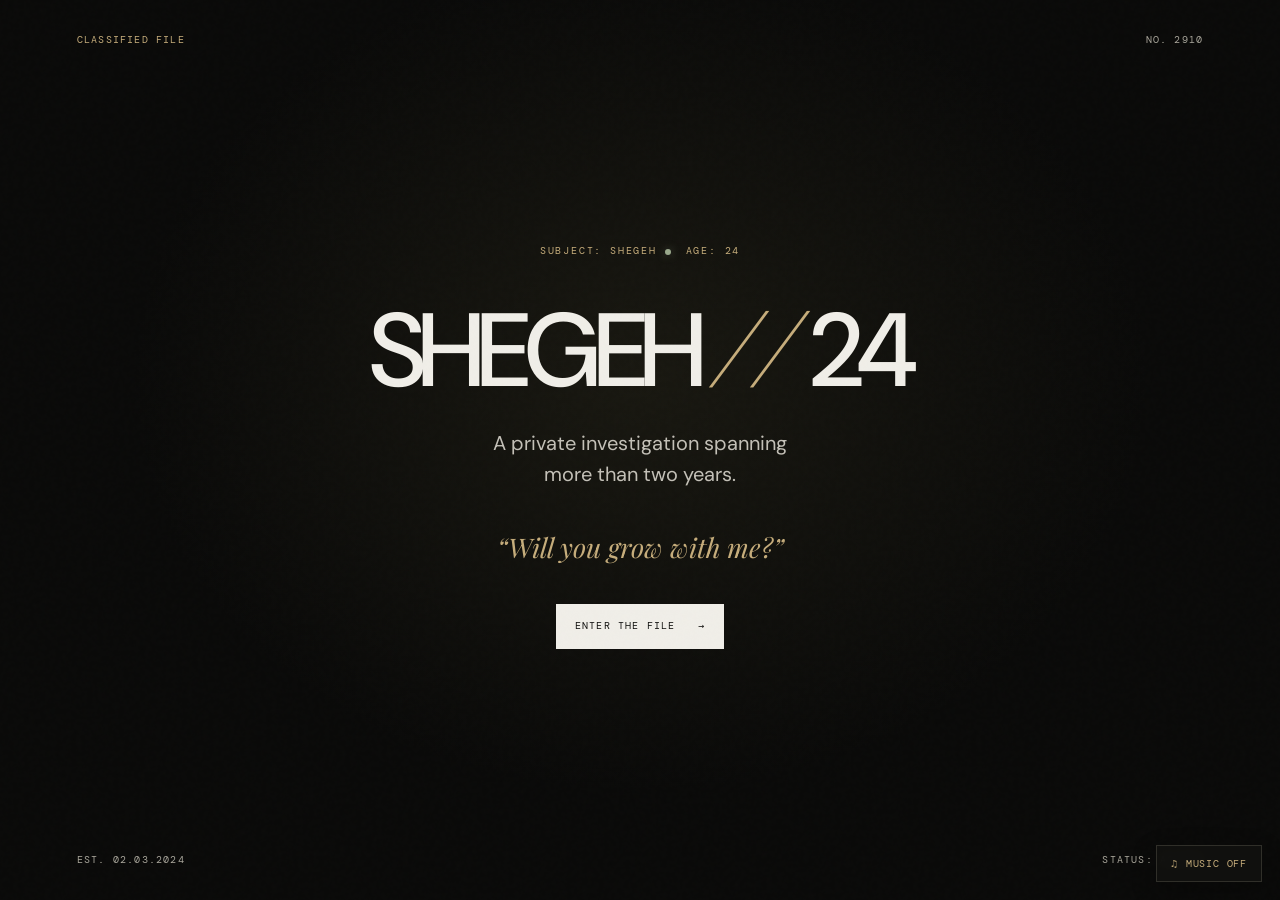
<file: index.html>
<!DOCTYPE html>
<html lang="en">
<head>
  <meta charset="UTF-8">
  <meta name="viewport" content="width=device-width, initial-scale=1.0">
  <meta name="theme-color" content="#0a0a09">
  <meta name="description" content="A private investigation spanning more than two years. SHEGEH // 24">
  <title>SHEGEH // 24</title>
  <link rel="stylesheet" href="style.css">
</head>
<body>
  <div class="grain" aria-hidden="true"></div>
  <main class="opening-screen" id="openingScreen">
    <div class="opening-top classified"><span>CLASSIFIED FILE</span><span>NO. 2910</span></div>
    <div class="hero">
      <p class="eyebrow">SUBJECT: SHEGEH <span class="tiny-dot"></span> AGE: 24</p>
      <h1>SHEGEH <span>//</span> 24</h1>
      <p class="description">A private investigation spanning<br>more than two years.</p>
      <p class="question">“Will you grow with me?”</p>
      <button class="button button-light" id="enterButton">ENTER THE FILE <span>→</span></button>
    </div>
    <div class="opening-footer"><span>EST. 02.03.2024</span><span>STATUS: ACTIVE</span></div>
  </main>

  <main class="main-site hidden" id="mainSite">
    <header class="site-header" id="siteHeader">
      <button class="logo wordmark" data-view="dashboard" aria-label="Go to dashboard">SHEGEH <span>//</span> 24</button>
      <div class="status">CASE STATUS: <span>ACTIVE</span></div>
      <button class="mobile-menu" id="mobileMenu" aria-label="Toggle navigation">☰</button>
    </header>

    <section class="dashboard view active" id="dashboard">
      <div class="dashboard-hero">
        <p class="dashboard-label"><span class="tiny-dot"></span> THE INVESTIGATION CONTINUES.</p>
        <h2>Welcome to the<br><em>Shegeh Files.</em></h2>
        <p class="intro">Two years of memories, evidence, questionable behaviour and one very important question.</p>
        <div class="hero-stamp"><span>PERSONAL ARCHIVE</span><strong>02—24</strong><span>ACCESS: SUBJECT ONLY</span></div>
      </div>
      <div class="file-grid">
        <button class="file-card" data-view="archive"><span class="file-number">01</span><div><h3>THE SHEGEH FILES</h3><p>A record of how we became us.</p></div><span class="arrow">↗</span></button>
        <button class="file-card" data-view="mission"><span class="file-number">02</span><div><h3>MISSION 24</h3><p>Think you know everything? Prove it.</p></div><span class="arrow">↗</span></button>
        <button class="file-card" data-view="kitchen"><span class="file-number">03</span><div><h3>SHEGEH'S KITCHEN</h3><p>Private dining. Questionable chef.</p></div><span class="arrow">↗</span></button>
        <button class="file-card" data-view="formula"><span class="file-number">04</span><div><h3>THE SHEGEH FORMULA</h3><p>A completely legitimate investigation.</p></div><span class="arrow">↗</span></button>
        <button class="file-card" data-view="classified"><span class="file-number">05</span><div><h3>CLASSIFIED</h3><p>Some information is not for public release.</p></div><span class="arrow">↗</span></button>
        <button class="file-card locked" id="finalFileCard" data-view="final" aria-disabled="true"><span class="file-number">06</span><div><h3>FINAL FILE</h3><p id="finalCardDescription">Complete Mission 24 to unlock.</p></div><span class="lock" id="finalLock">🔒</span></button>
      </div>
      <div class="dashboard-note"><span>FIELD NOTE 001</span><p>Some things are worth documenting. This is one of them.</p></div>
    </section>

    <section class="view files-section" id="archive" aria-hidden="true">
      <div class="view-topbar"><button class="back-button" data-view="dashboard">← BACK TO CASE FILE</button><span>CASE NO. 2910</span></div>
      <div class="section-heading">
        <p class="dashboard-label">FILE ARCHIVE / EST. 02.03.2024</p><h2>The Shegeh<br><em>Files.</em></h2>
        <p>A documented record of how a question, a yes, and everything that followed became us.</p>
      </div>
      <div class="archive-list">
        <button class="archive-item" data-file="001"><span>001</span><div><h3>THE QUESTION</h3><p>The question that started everything.</p></div><span>↗</span></button>
        <button class="archive-item" data-file="002"><span>002</span><div><h3>THE JOURNEY</h3><p>Omu-Aran → Ilorin. Two people, one car, one favourite memory.</p></div><span>↗</span></button>
        <button class="archive-item" data-file="003"><span>003</span><div><h3>EVIDENCE OF LOVE</h3><p>The little things that made the case difficult to ignore.</p></div><span>↗</span></button>
        <button class="archive-item" data-file="004"><span>004</span><div><h3>DISTANCE</h3><p>Current complication: long distance. Status: ongoing.</p></div><span>↗</span></button>
        <button class="archive-item" data-file="005"><span>005</span><div><h3>UNEXPECTED FINDING</h3><p>Evidence of kindness beyond his inner circle.</p></div><span>↗</span></button>
        <button class="archive-item" data-file="006"><span>006</span><div><h3>CORE ATTRIBUTES</h3><p>Smart. Kind. Loving. Hardworking. Faithful. Loves God.</p></div><span>↗</span></button>
        <button class="archive-item" data-file="007"><span>007</span><div><h3>THE WILLINGNESS TO TRY</h3><p>Making things work, learning, improving, trying again.</p></div><span>↗</span></button>
        <button class="archive-item" data-file="008"><span>008</span><div><h3>KNOWN PECULIARITIES</h3><p>A suspicious sniffing phenomenon.</p></div><span>↗</span></button>
      </div>
    </section>

    <section class="view individual-file" id="individualFile" aria-hidden="true">
      <div class="view-topbar"><button class="back-button" data-view="archive">← BACK TO FILE ARCHIVE</button><span id="fileCode">FILE 001 / 2910</span></div>
      <div id="fileContent"></div>
      <div class="file-navigation"><button data-view="archive">← FILE ARCHIVE</button><button class="next-file" id="nextFileButton">NEXT FILE →</button></div>
    </section>

    <section class="view mission-section" id="mission" aria-hidden="true">
      <div class="view-topbar"><button class="back-button" data-view="dashboard">← BACK TO CASE FILE</button><span>OPERATION: 24</span></div>
      <div class="section-heading"><p class="dashboard-label">SUBJECT KNOWLEDGE ASSESSMENT</p><h2>Mission<br><em>24.</em></h2><p>Twenty-four questions. A lifetime's worth of evidence. Let's see how closely you've been paying attention.</p></div>
      <div class="mission-panel" id="missionPanel">
        <div class="quiz-topline"><span id="questionCounter">QUESTION 01 / 24</span><span id="quizScore">SCORE: 0</span></div>
        <div class="progress-track"><div id="quizProgress"></div></div>
        <p class="quiz-category" id="quizCategory">ORIGIN STORY</p>
        <h3 id="quizQuestion">Ready?</h3>
        <div class="answer-list" id="answerList"></div>
        <p class="quiz-feedback" id="quizFeedback" aria-live="polite"></p>
        <div class="quiz-actions"><button class="button button-outline" id="nextQuestionButton" disabled>CONFIRM ANSWER →</button></div>
      </div>
      <div class="mission-result hidden" id="missionResult"></div>
      <p class="small-note">A little reminder: this is a birthday game, not a legally binding assessment of your boyfriend skills.</p>
    </section>

    <section class="view kitchen-section" id="kitchen" aria-hidden="true">
      <div class="view-topbar"><button class="back-button" data-view="dashboard">← BACK TO CASE FILE</button><span>ESTABLISHMENT 003</span></div>
      <div class="kitchen-sign"><span>EST. SOMEWHERE BETWEEN HUNGER & AMBITION</span><h2>SHEGEH'S</h2><p>PRIVATE KITCHEN & CULINARY LABORATORY</p><div class="sign-rule"></div><span class="open-label"><i></i> OPEN WHEN THE CHEF FEELS LIKE IT</span></div>
      <div class="section-heading compact"><p class="dashboard-label">THE MENU / SUBJECT TO AVAILABILITY</p><h2>Today's<br><em>specials.</em></h2><p>A refined dining experience. Probably. No promises have been made by management.</p></div>
      <div class="menu-list">
        <div class="menu-item"><span class="menu-no">01</span><div><h3>INDOMIE DELUXE</h3><p>Classic noodles, prepared with confidence and the unmistakable energy of a man who knows his way around a kitchen.</p><small>CHEF'S SIGNATURE</small></div><span class="menu-price">₦₦</span></div>
        <div class="menu-item"><span class="menu-no">02</span><div><h3>SIGNATURE SHEGEH TEA</h3><p>A mysterious beverage. Exact ingredients classified. Preparation time depends on the chef's schedule.</p><small>HOUSE SPECIAL</small></div><span class="menu-price">₦</span></div>
        <div class="menu-item"><span class="menu-no">03</span><div><h3>WHATEVER IS IN THE KITCHEN</h3><p>A surprise plate built from available ingredients, strategic thinking and pure determination.</p><small>MARKET-DEPENDENT</small></div><span class="menu-price">TBD</span></div>
      </div>
      <div class="chef-card"><div class="chef-monogram">S.</div><div><p class="eyebrow">MEET THE CHEF</p><h3>CHEF SHEGEH</h3><p class="muted">Specialities include cooking, tea, feeding himself, and looking good while doing it.</p><blockquote>“The chef is handsome, so I may not be an unbiased reviewer.”<br><span>— Awesome, Management & Chief Taste Tester</span></blockquote></div></div>
      <button class="button button-outline full-button" id="chefUnavailable">REQUEST A TABLE →</button><p class="center muted" id="kitchenMessage" aria-live="polite"></p>
    </section>

    <section class="view formula-section" id="formula" aria-hidden="true">
      <div class="view-topbar"><button class="back-button" data-view="dashboard">← BACK TO CASE FILE</button><span>RESEARCH DIVISION 004</span></div>
      <div class="section-heading"><p class="dashboard-label">UNPEER-REVIEWED RESEARCH</p><h2>The Shegeh<br><em>Formula.</em></h2><p>Objective: determine the molecular and emotional basis of Awesome's continued attachment to Subject S.</p></div>
      <div class="formula-board">
        <div class="formula-meta"><span>SUBJECT: SHEGEH</span><span>AGE: 24</span><span>STUDY STARTED: 02.03.2024</span></div>
        <div class="equation"><span class="formula-letter">S</span><span>=</span><span class="formula-term" data-term="C">C</span><span>+</span><span class="formula-term" data-term="L">L</span><span>+</span><span class="formula-term" data-term="K">K</span><span>+</span><span class="formula-term" data-term="H">H</span><span>+</span><span class="formula-term" data-term="P">P</span></div>
        <p class="formula-hint">SELECT EACH VARIABLE TO REVIEW THE EVIDENCE</p>
        <div class="variable-details" id="variableDetails"><span class="variable-code">S / RESULT</span><h3>IRREPLACEABLE</h3><p>The formula is still under investigation. Current findings suggest there is no substitute.</p></div>
        <div class="formula-result"><span>FINAL CALCULATION</span><strong>IRREPLACEABLE.</strong><small>Confidence level: suspiciously high.</small></div>
      </div>
      <div class="research-note"><span>RESEARCHER'S NOTE</span><p>For the avoidance of doubt, this study is biased. The researcher is very much in love with the subject.</p><span class="signature">— A.</span></div>
    </section>

    <section class="view classified-section" id="classified" aria-hidden="true">
      <div class="view-topbar"><button class="back-button" data-view="dashboard">← BACK TO CASE FILE</button><span>RESTRICTED ACCESS</span></div>
      <div class="classified-wrap">
        <div class="redacted-stamp">RESTRICTED / PRIVATE</div>
        <p class="dashboard-label">FILE 005 / ACCESS CONTROL</p><h2>Some things<br>stay <em>between us.</em></h2>
        <p class="classified-intro">A certain phrase has been sealed inside this file. Only the subject with the correct clearance may proceed.</p>
        <div class="password-panel"><label for="classifiedPassword">ENTER THE PRIVATE PHRASE</label><p class="muted">Hint: a sentence that would make absolutely no sense in a public report.</p>
          <form id="classifiedForm"><input id="classifiedPassword" type="password" autocomplete="off" placeholder="Clearance phrase..." required><button class="button button-light" type="submit">VERIFY ACCESS →</button></form>
          <p id="classifiedFeedback" class="quiz-feedback" aria-live="polite"></p>
        </div>
        <div id="classifiedReveal" class="classified-reveal hidden"><span>ACCESS GRANTED</span><p>“I’ll penetrate him.”</p><small>End of report. Please return this file to its secure location.</small></div>
      </div>
    </section>

    <section class="view final-section" id="final" aria-hidden="true">
      <div class="view-topbar"><button class="back-button" data-view="dashboard">← BACK TO CASE FILE</button><span>FINAL FILE / 2910</span></div>
      <div class="final-document">
        <p class="dashboard-label"><span class="tiny-dot"></span> MISSION 24 COMPLETE / ACCESS GRANTED</p>
        <p class="final-index">FINAL FINDING — NO. 024</p>
        <h2>The investigation<br>remains <em>ongoing.</em></h2>
        <div class="final-rule"></div>
        <p>After two years, countless conversations, distance, random memories, gifts, laughter, difficult moments, journeys, and everything in between…</p>
        <p>The investigation remains inconclusive.</p>
        <p>I still don't fully understand how I got so lucky. But I do know one thing: I want this to still be our story five years from now. And five years after that. And after that.</p>
        <p>I love that you're smart, kind, loving, hardworking, faithful, and that you love God. I love the way you make an effort, the way you keep trying, and the way you make me feel loved through things both big and small.</p>
        <p>Even with the distance, I still choose the possibility of all the days we haven't lived yet. I hope we keep growing — individually, together, and in the ways that matter most.</p>
        <p class="final-emphasis">Happy 24th birthday, LOME.</p>
        <p class="final-love">I love you. Always growing. Always us. Fight till the end</p>
        <div class="signature-block"><span>WITH LOVE,</span><strong>AWESOME, THE GREAT ONE!.</strong><small>CASE STATUS: STILL CHOOSING YOU</small></div>
        <button class="button button-outline" id="replayButton">REVISIT THE FILES ↺</button>
      </div>
    </section>

    <footer class="site-footer" id="siteFooter"><span>EST. 02.03.2024</span><span>MADE WITH LOVE BY AWESOME</span><span>SHEGEH // 24</span></footer>
  </main>
  <div class="audio-controls" aria-label="Sound controls">
    <button class="audio-toggle" id="musicToggle" type="button" aria-pressed="false" title="Toggle background music">♫ <span id="musicToggleLabel">MUSIC OFF</span></button>
  </div>
  <audio id="backgroundMusic" src="belong-together.mp3" loop preload="none"></audio>
  <div class="toast" id="toast" role="status" aria-live="polite"></div>
  <script src="script.js"></script>
</body>
</html>
</file>
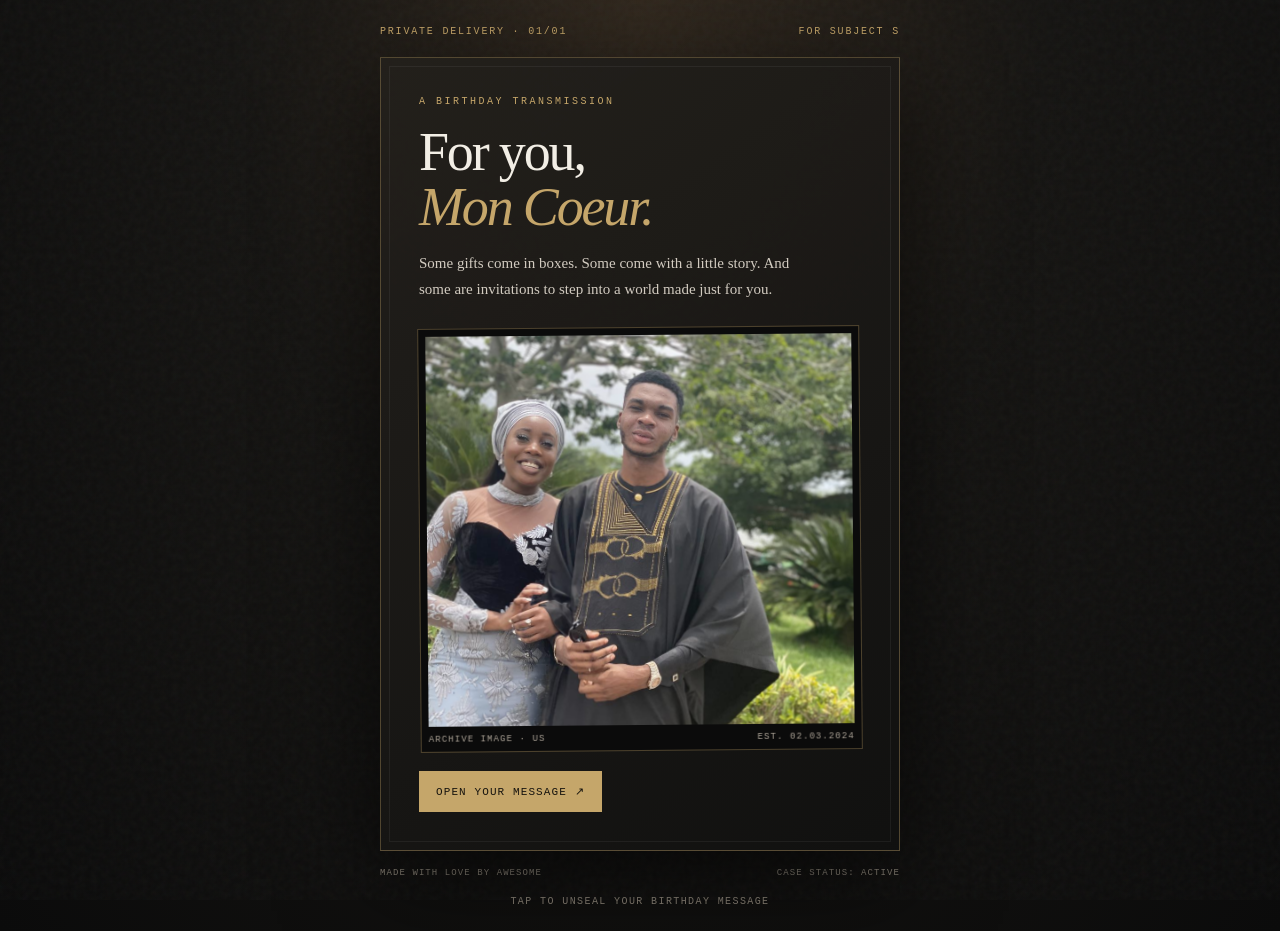
<file: card.html>
<!doctype html>
<html lang="en">
<head>
<meta charset="utf-8"><meta name="viewport" content="width=device-width, initial-scale=1">
<title>A little something for Shegeh</title>
<style>
:root{--bg:#101010;--panel:#191817;--cream:#f2eee5;--muted:#b9b2a6;--gold:#c5a66a;--line:rgba(197,166,106,.35)}
*{box-sizing:border-box}body{margin:0;min-height:100vh;background:radial-gradient(ellipse at top,#30271d 0%,#151412 45%,#0b0b0b 100%);color:var(--cream);font-family:Georgia,'Times New Roman',serif;display:grid;place-items:center;padding:24px;overflow-x:hidden}
.grain{position:fixed;inset:0;pointer-events:none;opacity:.08;background-image:url("data:image/svg+xml,%3Csvg viewBox='0 0 180 180' xmlns='http://www.w3.org/2000/svg'%3E%3Cfilter id='n'%3E%3CfeTurbulence type='fractalNoise' baseFrequency='.8' numOctaves='3' stitchTiles='stitch'/%3E%3C/filter%3E%3Crect width='100%25' height='100%25' filter='url(%23n)' opacity='.45'/%3E%3C/svg%3E")}
.wrap{width:min(100%,520px);position:relative}.topline{display:flex;justify-content:space-between;gap:12px;color:var(--gold);font:10px/1.5 monospace;letter-spacing:.18em;margin:0 0 18px;text-transform:uppercase}.card{border:1px solid var(--line);background:linear-gradient(145deg,rgba(35,32,28,.97),rgba(17,17,16,.98));padding:clamp(22px,6vw,38px);box-shadow:0 28px 90px #0009;position:relative;overflow:hidden}.card:before{content:'';position:absolute;inset:8px;border:1px solid rgba(255,255,255,.055);pointer-events:none}.eyebrow{font:10px monospace;letter-spacing:.25em;color:var(--gold);text-transform:uppercase}.headline{font-size:clamp(34px,8vw,54px);line-height:1.02;font-weight:normal;margin:18px 0 14px;letter-spacing:-.04em}.headline em{color:var(--gold);font-weight:normal}.intro{color:#d2cbc0;line-height:1.75;font-size:15px;max-width:380px}.photo-frame{margin:24px 0 20px;position:relative;border:1px solid var(--line);padding:7px;background:#0b0b0b;transform:rotate(-.5deg)}.photo-frame img{display:block;width:100%;max-height:390px;object-fit:cover;object-position:center 35%;filter:saturate(.78)}.photo-label{display:flex;justify-content:space-between;gap:10px;margin-top:8px;color:#aaa195;font:9px monospace;letter-spacing:.12em;text-transform:uppercase}.reveal{display:none;border-top:1px solid var(--line);margin-top:22px;padding-top:20px;animation:rise .6s ease both}.reveal.show{display:block}.note{font-size:clamp(19px,4.8vw,24px);line-height:1.55;margin:0 0 12px}.small{color:var(--muted);font-size:13px;line-height:1.7}.actions{display:flex;flex-wrap:wrap;gap:10px;margin-top:22px}.btn{appearance:none;border:1px solid var(--gold);padding:13px 16px;background:var(--gold);color:#16130e;font:11px monospace;letter-spacing:.1em;text-transform:uppercase;cursor:pointer;text-decoration:none;display:inline-flex;align-items:center;justify-content:center;transition:transform .2s,background .2s}.btn:hover{transform:translateY(-2px);background:#d8bc83}.btn.secondary{background:transparent;color:var(--cream);border-color:#615644}.btn.secondary:hover{background:#29251f}.footer{display:flex;justify-content:space-between;gap:12px;margin-top:17px;color:#8c8579;font:9px monospace;letter-spacing:.12em;text-transform:uppercase}.hint{text-align:center;color:#8e867a;font:10px monospace;letter-spacing:.14em;margin-top:18px;animation:pulse 2.4s infinite}@keyframes rise{from{opacity:0;transform:translateY(12px)}to{opacity:1;transform:translateY(0)}}@keyframes pulse{50%{opacity:.5}}@media(max-width:420px){body{padding:14px}.topline{font-size:9px}.footer{font-size:8px}}
</style>
</head>
<body><div class="grain"></div><main class="wrap">
<div class="topline"><span>PRIVATE DELIVERY · 01/01</span><span>FOR SUBJECT S</span></div>
<section class="card">
<div class="eyebrow">A birthday transmission</div>
<h1 class="headline">For you,<br><em>Mon Coeur.</em></h1>
<p class="intro">Some gifts come in boxes. Some come with a little story. And some are invitations to step into a world made just for you.</p>
<div class="photo-frame"><img src="couple.jpg" alt="A photograph of us together"><div class="photo-label"><span>ARCHIVE IMAGE · US</span><span>EST. 02.03.2024</span></div></div>
<button class="btn" id="openBtn" type="button">Open your message ↗</button>
<div class="reveal" id="reveal">
<p class="note">Happy 24th birthday to my favourite person. 🤎</p>
<p class="small">I made you something a little different: a collection of memories, little details, inside jokes, and all the reasons I’m grateful our paths crossed. There are stories to revisit, things to figure out, and one final file waiting for you.</p>
<p class="small">Your mission begins with one question: <em>Will you grow with me?</em></p>
<div class="actions"><a class="btn" href="index.html">Enter SHEGEH // 24 →</a><button class="btn secondary" id="copyBtn" type="button">Copy website note</button></div>
</div>
</section>
<div class="footer"><span>MADE WITH LOVE BY AWESOME</span><span>CASE STATUS: ACTIVE</span></div>
<div class="hint" id="hint">TAP TO UNSEAL YOUR BIRTHDAY MESSAGE</div>
</main>
<script>
const openBtn=document.getElementById('openBtn'),reveal=document.getElementById('reveal'),hint=document.getElementById('hint');
function clickTone(){try{const C=window.AudioContext||window.webkitAudioContext;if(!C)return;const c=new C(),o=c.createOscillator(),g=c.createGain();o.type='sine';o.frequency.setValueAtTime(720,c.currentTime);o.frequency.exponentialRampToValueAtTime(420,c.currentTime+.07);g.gain.setValueAtTime(.045,c.currentTime);g.gain.exponentialRampToValueAtTime(.001,c.currentTime+.09);o.connect(g);g.connect(c.destination);o.start();o.stop(c.currentTime+.1);o.onended=()=>c.close()}catch(e){}}
openBtn.addEventListener('click',()=>{clickTone();reveal.classList.add('show');openBtn.textContent='Message unsealed ✓';openBtn.disabled=true;hint.textContent='YOUR NEXT CHAPTER IS WAITING';});
document.getElementById('copyBtn').addEventListener('click',async()=>{clickTone();const t='Happy 24th birthday, Shegeh. I made you something a little different: a collection of memories, little details, inside jokes, and all the reasons I’m grateful our paths crossed. Enter SHEGEH // 24.';try{await navigator.clipboard.writeText(t);document.getElementById('copyBtn').textContent='Copied ✓'}catch(e){document.getElementById('copyBtn').textContent='Select and copy the message'}});
</script></body></html>
</file>
<file: style.css>
@import url('https://fonts.googleapis.com/css2?family=DM+Mono:wght@400;500&family=DM+Sans:wght@400;500;600;700&family=Playfair+Display:ital,wght@0,500;0,600;0,700;1,500;1,600&display=swap');

:root{--bg:#0a0a09;--panel:#11110f;--panel2:#151512;--text:#f0eee8;--muted:#98968e;--gold:#c6ad7b;--line:#302f29;--red:#9f5149;--green:#9aa98c;--mono:'DM Mono',monospace;--sans:'DM Sans',Arial,sans-serif;--serif:'Playfair Display',Georgia,serif}
*{box-sizing:border-box}html{scroll-behavior:smooth}body{margin:0;background:var(--bg);color:var(--text);font-family:var(--sans);font-size:15px;line-height:1.65;min-height:100vh}button,input{font:inherit}button{color:inherit;cursor:pointer}button:focus-visible,input:focus-visible{outline:2px solid var(--gold);outline-offset:4px}.grain{position:fixed;inset:0;pointer-events:none;opacity:.04;z-index:10;background-image:url("data:image/svg+xml,%3Csvg viewBox='0 0 180 180' xmlns='http://www.w3.org/2000/svg'%3E%3Cfilter id='n'%3E%3CfeTurbulence type='fractalNoise' baseFrequency='.95' numOctaves='3' stitchTiles='stitch'/%3E%3C/filter%3E%3Crect width='100%25' height='100%25' filter='url(%23n)' opacity='.4'/%3E%3C/svg%3E")}.hidden{display:none!important}.opening-screen{min-height:100svh;display:flex;flex-direction:column;justify-content:space-between;padding:32px clamp(22px,6vw,88px);background:radial-gradient(ellipse at 50% 42%,#191811 0%,#0a0a09 56%)}.classified,.opening-footer,.site-footer,.view-topbar,.status,.dashboard-label,.eyebrow,.case-meta span,.story-label,.reveal-label,.file-result span,.quiz-topline,.quiz-category,.small-note,.formula-meta,.formula-hint,.formula-result span,.formula-result small,.research-note>span,.redacted-stamp,.password-panel label,.classified-reveal>span,.final-index,.signature-block span,.signature-block small,.kitchen-sign>span,.kitchen-sign p,.menu-item small{font-family:var(--mono);font-size:10px;letter-spacing:.12em;text-transform:uppercase}.classified,.opening-footer{display:flex;justify-content:space-between;color:#aaa79c}.classified span:first-child{color:var(--gold)}.hero{width:min(780px,100%);margin:8vh auto 10vh;text-align:center}.eyebrow{color:var(--gold);letter-spacing:.18em}.tiny-dot{display:inline-block;width:6px;height:6px;border-radius:50%;background:var(--green);vertical-align:middle;margin-right:7px;box-shadow:0 0 10px #9aa98c66}.hero h1{font-size:clamp(46px,9vw,104px);letter-spacing:-.07em;line-height:1.1;margin:26px 0 18px;font-weight:500}.hero h1 span,.wordmark span{color:var(--gold);font-family:var(--serif);font-style:italic;font-weight:400}.description{font-size:clamp(16px,2vw,20px);color:#c4c1b8;line-height:1.55}.question{font-family:var(--serif);font-style:italic;color:var(--gold);font-size:clamp(19px,3vw,27px);margin:35px 0}.button{border:1px solid var(--gold);padding:13px 18px;background:transparent;font-family:var(--mono);font-size:10px;letter-spacing:.12em;transition:background .2s,color .2s,border-color .2s}.button span{margin-left:15px}.button-light{background:var(--text);color:#11110f;border-color:var(--text)}.button-light:hover{background:var(--gold);border-color:var(--gold)}.button-outline:hover{background:var(--gold);color:#11110f}.main-site{width:min(1160px,100%);margin:auto;padding:0 clamp(20px,5vw,64px)}.site-header{height:82px;display:flex;align-items:center;justify-content:space-between;border-bottom:1px solid var(--line);gap:20px}.wordmark{border:0;background:none;padding:0;font-size:18px;letter-spacing:-.04em;font-weight:700}.status{color:var(--muted)}.status span{color:var(--green)}.mobile-menu{display:none;background:none;border:1px solid var(--line);padding:6px 10px}.view{display:none;min-height:60vh;padding:54px 0 70px;animation:rise .35s ease}.view.active{display:block}.dashboard.active{display:block}.dashboard-hero{position:relative;padding:46px 0 58px;border-bottom:1px solid var(--line)}.dashboard-label{color:var(--gold);margin:0 0 18px}.dashboard h2,.section-heading h2,.case-heading h2,.final-document h2,.classified-wrap h2{font-family:var(--serif);font-weight:500;font-size:clamp(42px,7vw,72px);letter-spacing:-.05em;line-height:1.05;margin:0 0 22px}.dashboard h2 em,.section-heading h2 em,.case-heading h2 em,.final-document h2 em,.classified-wrap h2 em{color:var(--gold);font-weight:500}.intro,.section-heading>p:last-child{color:#b0aea5;max-width:490px;font-size:16px}.hero-stamp{position:absolute;right:0;bottom:55px;width:155px;border:1px solid var(--line);padding:13px;text-align:center;display:flex;flex-direction:column;gap:4px;color:var(--muted);font:9px var(--mono);letter-spacing:.09em}.hero-stamp strong{font:34px var(--serif);color:var(--gold)}.file-grid{display:grid;grid-template-columns:repeat(2,minmax(0,1fr));gap:12px;margin:28px 0 0}.file-card{min-height:132px;border:1px solid var(--line);background:var(--panel);padding:20px;display:grid;grid-template-columns:36px 1fr 18px;gap:13px;text-align:left;align-items:start;transition:border-color .2s,transform .2s,background .2s}.file-card:hover{border-color:var(--gold);transform:translateY(-2px);background:#171711}.file-number{font:11px var(--mono);color:var(--gold);padding-top:3px}.file-card h3,.archive-item h3{font-size:12px;letter-spacing:.08em;margin:0 0 8px;font-weight:600}.file-card p,.archive-item p{font-size:13px;color:var(--muted);margin:0;line-height:1.5}.arrow{color:var(--gold)}.file-card.locked{opacity:.58}.file-card.locked.unlocked{opacity:1;border-color:var(--green)}.lock{font-size:13px}.dashboard-note{margin-top:38px;border-left:1px solid var(--gold);padding:5px 0 5px 16px;display:flex;gap:20px;align-items:baseline}.dashboard-note span{font:10px var(--mono);color:var(--gold);white-space:nowrap}.dashboard-note p{margin:0;color:var(--muted);font-family:var(--serif);font-style:italic}.site-footer{border-top:1px solid var(--line);padding:22px 0 27px;display:flex;justify-content:space-between;gap:12px;color:#79776f;font-size:9px}.view-topbar{display:flex;align-items:center;justify-content:space-between;color:var(--muted);padding-bottom:20px;border-bottom:1px solid var(--line);font-size:9px}.back-button,.file-navigation button{background:none;border:0;color:var(--gold);font:10px var(--mono);letter-spacing:.08em;padding:8px 0}.section-heading{padding:50px 0 28px;max-width:700px}.section-heading h2{margin-bottom:18px}.archive-list{border-top:1px solid var(--line)}.archive-item{display:grid;grid-template-columns:46px 1fr 20px;gap:16px;align-items:start;width:100%;text-align:left;padding:23px 10px;border:0;border-bottom:1px solid var(--line);background:transparent;transition:background .2s}.archive-item:hover{background:#141410}.archive-item>span:first-child{font:12px var(--mono);color:var(--gold)}.archive-item>span:last-child{color:var(--gold)}.case-heading{padding:42px 0 28px}.case-heading h2{font-size:clamp(46px,7vw,70px)}.case-meta{display:grid;grid-template-columns:repeat(3,1fr);border-block:1px solid var(--line);margin-bottom:30px}.case-meta div{padding:17px 12px;border-right:1px solid var(--line)}.case-meta div:first-child{padding-left:0}.case-meta div:last-child{border:0}.case-meta span,.case-meta strong{display:block}.case-meta span{color:var(--muted);margin-bottom:5px}.case-meta strong{font:11px var(--mono);font-weight:400}.question-reveal{padding:38px 20px;text-align:center;border:1px solid var(--line);background:linear-gradient(135deg,#15140f,#0d0d0b);margin-bottom:30px}.reveal-label{color:var(--gold)}.question-reveal blockquote{font:italic clamp(27px,5vw,43px) var(--serif);margin:14px 0;color:var(--text)}.question-note{color:var(--muted);margin:0}.case-story{display:grid;grid-template-columns:190px 1fr;gap:30px;padding:30px 0;border-bottom:1px solid var(--line)}.story-label{color:var(--gold);display:flex;gap:13px;align-items:flex-start}.story-text{max-width:620px}.story-text p{margin:0 0 15px;color:#c7c4bb}.story-text .emphasis{color:var(--gold);font-family:var(--serif);font-style:italic}.story-text .big-line{font:italic clamp(23px,3.4vw,34px) var(--serif);color:var(--text);line-height:1.3}.story-media-placeholder{margin:32px 0;padding:18px;border:1px solid #48443a;background:linear-gradient(135deg,#12120f,#0c0c0a)}.story-media-heading{margin:0 0 14px}.story-media-heading span{font:10px var(--mono);letter-spacing:.12em;color:var(--gold)}.story-media-heading p{margin:8px 0 0;color:var(--muted);font-family:var(--serif);font-style:italic}.story-video{display:block;width:100%;max-height:560px;aspect-ratio:16/9;object-fit:contain;background:#050505;border:1px solid var(--line)}
.story-photo-placeholder{margin:32px 0;padding:40px 20px;min-height:150px;border:1px dashed #48443a;display:flex;align-items:center;justify-content:center;flex-direction:column;text-align:center;background:repeating-linear-gradient(135deg,#10100e,#10100e 12px,#13130f 12px,#13130f 24px)}.story-photo-placeholder span,.story-photo-placeholder small{font:10px var(--mono);letter-spacing:.12em;color:var(--gold)}.story-photo-placeholder p{margin:8px 0;color:var(--muted);font-family:var(--serif);font-style:italic}.case-result{margin:30px 0;padding:27px;border:1px solid var(--line);text-align:center}.case-result>span{font:10px var(--mono);letter-spacing:.12em;color:var(--gold)}.case-result h3{font:clamp(28px,5vw,45px)/1.15 var(--serif);margin:12px 0}.case-result h3 em{color:var(--gold)}.case-result p{font:10px var(--mono);color:var(--muted)}.file-note{text-align:center;padding:22px 0 34px;color:var(--muted);font-family:var(--serif);font-style:italic}.file-note p{margin:5px}.file-note .note-emphasis{font-size:21px;color:var(--gold)}.file-navigation{display:flex;justify-content:space-between;border-top:1px solid var(--line);padding-top:15px;gap:15px}.file-navigation .next-file{color:var(--text)}.mission-section .section-heading{padding-bottom:25px}.mission-panel{max-width:750px;border:1px solid var(--line);background:var(--panel);padding:clamp(20px,4vw,38px);margin:0 auto}.quiz-topline{display:flex;justify-content:space-between;color:var(--muted)}.progress-track{height:3px;background:#292820;margin:15px 0 30px}.progress-track div{height:100%;width:0;background:var(--gold);transition:width .3s}.quiz-category{color:var(--gold)}.mission-panel h3{font:clamp(23px,4vw,34px)/1.3 var(--serif);margin:12px 0 25px}.answer-list{display:grid;gap:10px}.answer-option{width:100%;display:flex;gap:13px;align-items:center;text-align:left;background:#151512;border:1px solid var(--line);padding:14px 16px;font-size:14px}.answer-option .option-letter{font:11px var(--mono);color:var(--gold)}.answer-option:hover:not(:disabled),.answer-option.selected{border-color:var(--gold);background:#1b1a14}.answer-option.correct{border-color:var(--green);background:#171c15}.answer-option.wrong{border-color:var(--red);background:#201412}.answer-option:disabled{cursor:default}.quiz-feedback{min-height:24px;color:var(--muted);font-size:13px;margin:16px 0 4px}.quiz-feedback.good{color:var(--green)}.quiz-feedback.bad{color:#d08a7f}.quiz-actions{display:flex;justify-content:flex-end;margin-top:16px}.mission-result{max-width:750px;margin:20px auto;padding:35px;border:1px solid var(--gold);text-align:center;background:#12120f}.mission-result h3{font:clamp(30px,5vw,45px) var(--serif);margin:8px 0}.mission-result p{color:var(--muted)}.small-note{text-align:center;color:#77756d;line-height:1.8;margin:25px auto 0;max-width:650px;font-size:9px}.kitchen-sign{text-align:center;padding:48px 15px 30px;border:1px solid var(--line);background:radial-gradient(ellipse at center,#1b1912,#0b0b09 68%);margin-top:25px}.kitchen-sign h2{font:clamp(44px,9vw,80px)/1 var(--serif);letter-spacing:.05em;margin:20px 0 12px}.kitchen-sign>p{color:var(--gold)}.sign-rule{width:80px;height:1px;background:var(--gold);margin:25px auto}.open-label{color:var(--muted)}.open-label i{display:inline-block;width:6px;height:6px;background:var(--green);border-radius:50%;margin-right:8px}.compact{padding-top:35px}.menu-list{border-top:1px solid var(--line)}.menu-item{display:grid;grid-template-columns:35px 1fr auto;gap:16px;padding:24px 0;border-bottom:1px solid var(--line)}.menu-no{font:11px var(--mono);color:var(--gold)}.menu-item h3{font-size:12px;letter-spacing:.08em;margin:0 0 8px}.menu-item p{color:var(--muted);font-size:13px;margin:0 0 10px;max-width:570px}.menu-item small{color:var(--gold);font-size:9px}.menu-price{font:12px var(--mono);color:var(--gold)}.chef-card{display:grid;grid-template-columns:95px 1fr;gap:24px;margin:32px 0;padding:25px;border:1px solid var(--line);background:var(--panel)}.chef-monogram{display:grid;place-items:center;aspect-ratio:1;background:#242116;border:1px solid #4b422d;font:45px var(--serif);color:var(--gold)}.chef-card h3{margin:5px 0;font-size:16px;letter-spacing:.08em}.muted{color:var(--muted)}.chef-card blockquote{margin:20px 0 0;padding-left:15px;border-left:1px solid var(--gold);font:italic 17px var(--serif);color:#d8d3c6}.chef-card blockquote span{display:block;font:10px var(--mono);font-style:normal;color:var(--muted);margin-top:10px}.full-button{width:100%}.center{text-align:center}.formula-board{border:1px solid var(--line);background:radial-gradient(ellipse at 50% 0%,#1c1a12,#0e0e0c 70%);padding:clamp(20px,4vw,40px)}.formula-meta{display:flex;justify-content:space-between;flex-wrap:wrap;gap:10px;color:var(--muted);font-size:9px}.equation{display:flex;justify-content:center;align-items:center;gap:clamp(7px,2vw,20px);margin:45px 0 18px;font:clamp(20px,4vw,34px) var(--mono)}.formula-letter{font:italic clamp(48px,8vw,72px) var(--serif);color:var(--gold)}.formula-term{display:grid;place-items:center;width:clamp(40px,7vw,64px);height:clamp(40px,7vw,64px);border:1px solid var(--line);color:var(--gold);cursor:pointer;transition:all .2s}.formula-term:hover,.formula-term.selected{background:var(--gold);color:#111}.formula-hint{text-align:center;color:var(--muted);font-size:9px}.variable-details{text-align:center;max-width:480px;min-height:130px;margin:28px auto;padding:20px;border-top:1px solid var(--line);border-bottom:1px solid var(--line)}.variable-code{font:10px var(--mono);color:var(--gold)}.variable-details h3{font:28px var(--serif);margin:7px 0}.variable-details p{color:var(--muted);font-size:13px}.formula-result{display:flex;flex-direction:column;align-items:center;gap:8px;padding-top:20px}.formula-result>span{color:var(--muted)}.formula-result strong{font:clamp(27px,5vw,40px) var(--serif);color:var(--gold)}.formula-result small{color:var(--muted);font-size:9px}.research-note{margin:24px 0;padding:23px;border-left:1px solid var(--gold);background:#11110f}.research-note>span{color:var(--gold)}.research-note p{color:#b8b5ac;font-family:var(--serif);font-style:italic}.signature{display:block;text-align:right;font:italic 20px var(--serif);color:var(--gold)}.classified-wrap{max-width:720px;margin:0 auto;padding:50px 0}.redacted-stamp{display:inline-block;border:1px solid var(--red);color:#c67d72;padding:7px 10px;transform:rotate(-2deg);margin-bottom:28px}.classified-wrap h2{margin-bottom:20px}.classified-intro{color:var(--muted);max-width:520px}.password-panel{border:1px solid var(--line);background:var(--panel);padding:25px;margin-top:32px}.password-panel label{display:block;color:var(--gold);margin-bottom:10px}.password-panel form{display:flex;gap:10px;margin-top:18px}.password-panel input{min-width:0;flex:1;background:#090908;border:1px solid var(--line);color:var(--text);padding:13px}.password-panel input::placeholder{color:#68665f}.classified-reveal{margin-top:24px;padding:25px;border:1px solid var(--red);text-align:center;background:#1b1110}.classified-reveal>span{color:#d18b7f}.classified-reveal p{font:italic clamp(25px,5vw,40px) var(--serif);margin:12px 0}.classified-reveal small{color:var(--muted)}.final-document{max-width:740px;margin:0 auto;padding:40px 0 20px}.final-index{color:var(--muted);margin-top:35px}.final-document h2{font-size:clamp(42px,7vw,70px)}.final-rule{width:100%;height:1px;background:var(--line);margin:30px 0}.final-document>p:not(.dashboard-label):not(.final-index):not(.final-emphasis):not(.final-love){font:18px/1.85 var(--serif);color:#c7c4bb;margin:0 0 20px}.final-emphasis{font:italic 32px var(--serif);color:var(--gold);margin:35px 0 5px}.final-love{font:italic 22px var(--serif);margin:0;color:var(--text)}.signature-block{display:flex;flex-direction:column;align-items:flex-start;border-left:1px solid var(--gold);padding:10px 0 10px 16px;margin:35px 0}.signature-block span,.signature-block small{color:var(--muted)}.signature-block strong{font:italic 28px var(--serif);color:var(--gold);margin:4px 0}.toast{position:fixed;bottom:20px;left:50%;transform:translate(-50%,20px);opacity:0;pointer-events:none;z-index:30;padding:12px 18px;background:#eee9dc;color:#111;font:11px var(--mono);letter-spacing:.03em;max-width:calc(100% - 30px);text-align:center;transition:all .25s}.toast.show{opacity:1;transform:translate(-50%,0)}
@keyframes rise{from{opacity:0;transform:translateY(8px)}to{opacity:1;transform:translateY(0)}}
@media(max-width:700px){.opening-screen{padding:24px 20px}.hero{margin:12vh auto}.opening-footer,.classified{font-size:9px}.main-site{padding:0 20px}.site-header{height:70px}.wordmark{font-size:15px}.status{font-size:8px}.dashboard-hero{padding:38px 0 35px}.hero-stamp{position:static;margin-top:24px;width:145px}.file-grid{grid-template-columns:1fr}.file-card{min-height:105px;padding:17px}.view{padding:32px 0 45px}.section-heading{padding:35px 0 22px}.case-story{grid-template-columns:1fr;gap:14px;padding:23px 0}.story-label{font-size:9px}.case-meta strong{font-size:9px}.case-meta div{padding:13px 8px}.case-meta span{font-size:8px}.question-reveal{padding:30px 15px}.archive-item{grid-template-columns:32px 1fr 16px;gap:12px;padding:19px 5px}.archive-item h3{font-size:11px}.archive-item p{font-size:12px}.site-footer{flex-wrap:wrap;font-size:8px}.site-footer span:nth-child(2){order:3;width:100%;text-align:center}.dashboard-note{align-items:flex-start;flex-direction:column;gap:4px}.password-panel form{flex-direction:column}.password-panel .button{width:100%}.chef-card{grid-template-columns:65px 1fr;gap:15px;padding:17px}.chef-monogram{font-size:32px}.formula-meta{flex-direction:column}.equation{gap:7px}.formula-term{width:38px;height:42px}.menu-item{grid-template-columns:25px 1fr auto;gap:10px}.menu-item h3{font-size:11px}.menu-item p{font-size:12px}.final-document>p:not(.dashboard-label):not(.final-index):not(.final-emphasis):not(.final-love){font-size:16px}.file-navigation button{font-size:9px}.mobile-menu{display:block}.status{margin-left:auto}.view-topbar{font-size:8px}}@media(prefers-reduced-motion:reduce){*,*::before,*::after{scroll-behavior:auto!important;animation-duration:.01ms!important;transition-duration:.01ms!important}}

.attribute-chips{display:flex;flex-wrap:wrap;gap:8px;margin:20px 0 10px}.attribute-chip{background:#151512;border:1px solid var(--line);color:var(--gold);font:10px var(--mono);letter-spacing:.08em;padding:10px 12px}.attribute-chip:hover,.attribute-chip:focus{border-color:var(--gold);background:#201d14}.attribute-message{font:italic 16px var(--serif);color:var(--muted);min-height:28px}


/* Persistent soundtrack control */
.audio-controls{position:fixed;right:18px;bottom:18px;z-index:40}
.audio-toggle{display:flex;align-items:center;gap:8px;background:rgba(17,17,15,.94);border:1px solid var(--line);color:var(--gold);padding:11px 14px;font:10px var(--mono);letter-spacing:.08em;box-shadow:0 8px 24px rgba(0,0,0,.25);backdrop-filter:blur(8px);transition:border-color .2s,background .2s}
.audio-toggle:hover,.audio-toggle:focus-visible,.audio-toggle.is-playing{border-color:var(--gold);background:#1b1a14}
.audio-toggle.is-playing::before{content:"";width:6px;height:6px;border-radius:50%;background:var(--green);box-shadow:0 0 8px rgba(154,169,140,.55)}
@media(max-width:700px){.audio-controls{right:12px;bottom:12px}.audio-toggle{padding:10px 12px;font-size:9px}}
.story-photo{display:block;width:100%;max-height:620px;object-fit:contain;background:#050505;border:1px solid var(--line);margin-top:12px}
</file>
